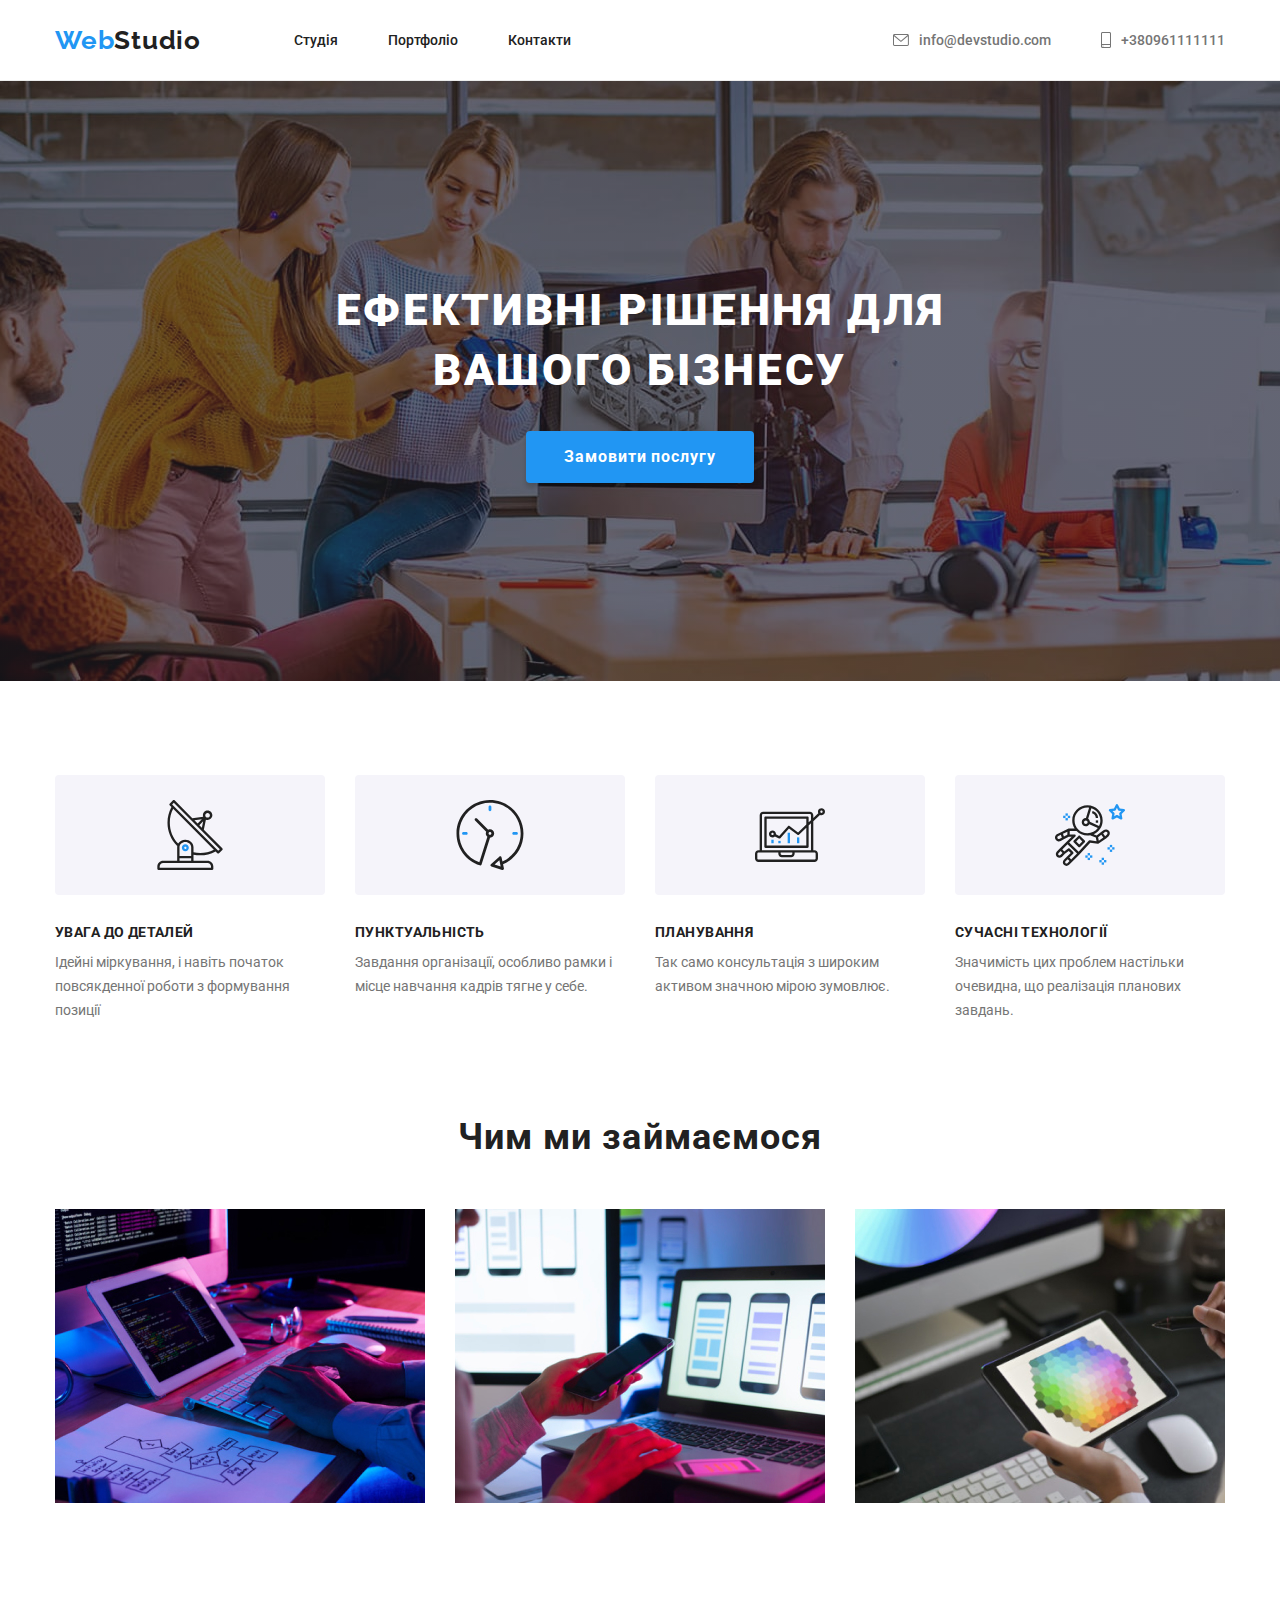
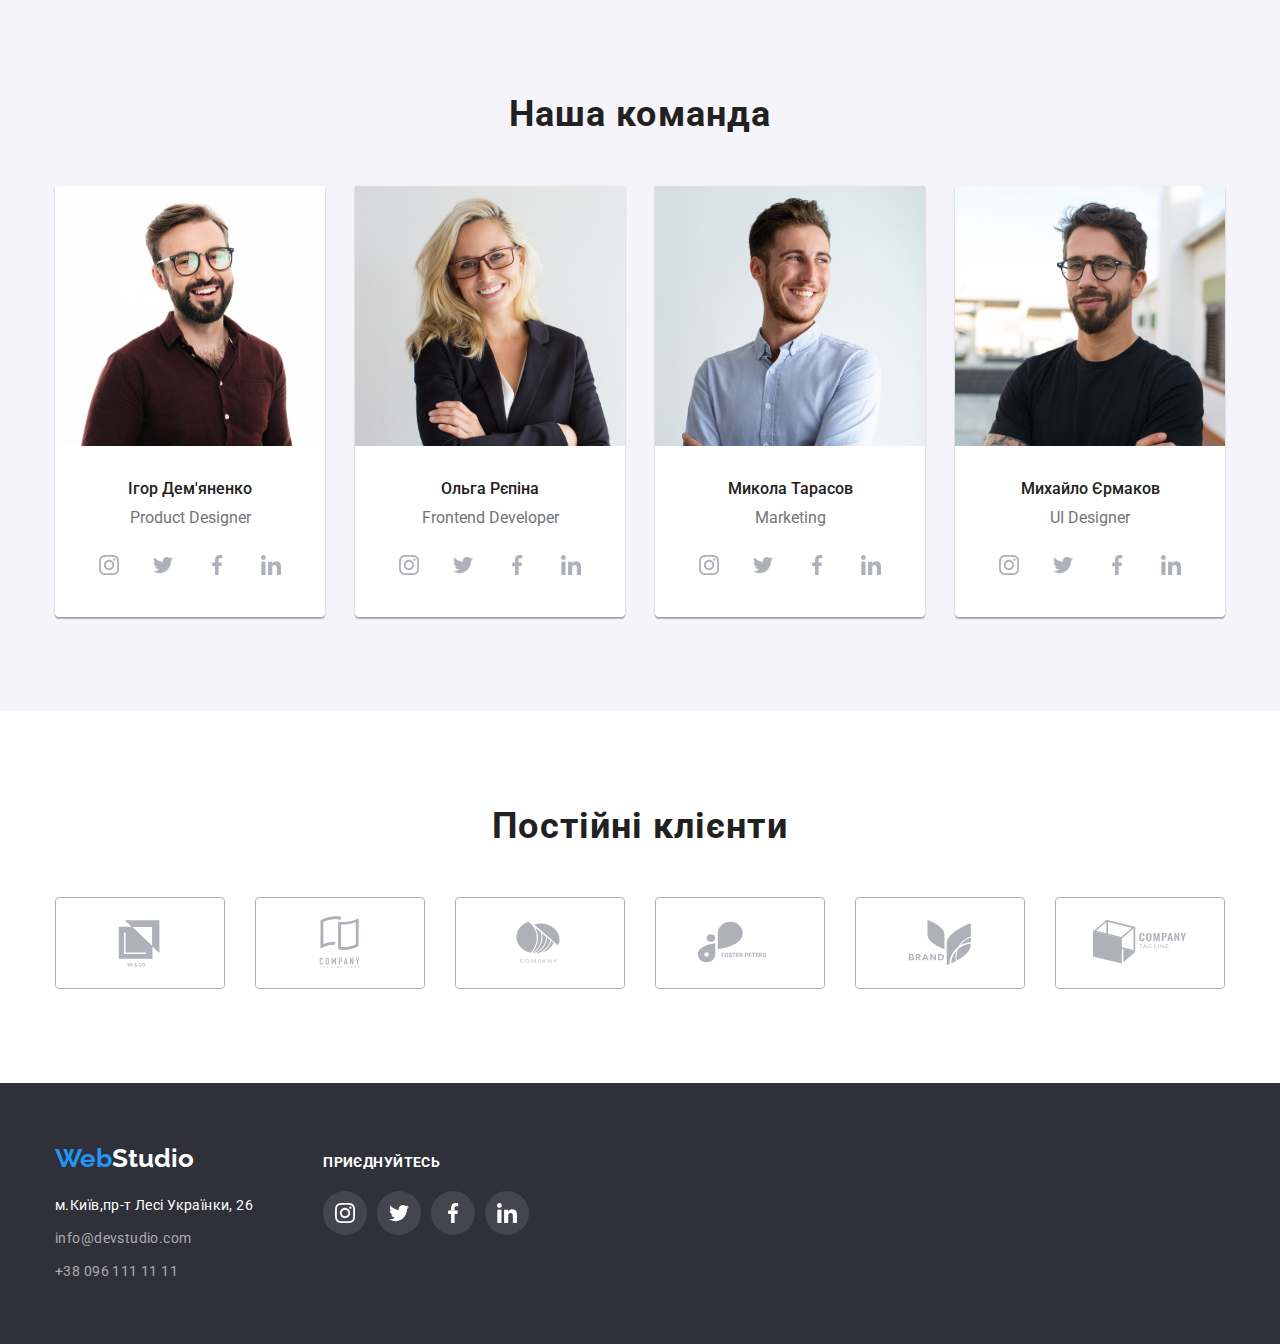
<file: index.html>
<!DOCTYPE html>
<html lang="en">
  <head>
    <meta charset="UTF-8" />
    <meta http-equiv="X-UA-Compatible" content="IE=edge" />
    <meta name="viewport" content="width=device-width, initial-scale=1.0" />
    <title>Studio</title>
    <link
      rel="stylesheet"
      href="https://cdnjs.cloudflare.com/ajax/libs/modern-normalize/1.1.0/modern-normalize.css"
    />
    <link rel="stylesheet" href="css/styles.css" />
    <link rel="preconnect" href="https://fonts.googleapis.com" />
    <link rel="preconnect" href="https://fonts.gstatic.com" crossorigin />
    <link
      href="https://fonts.googleapis.com/css2?family=Raleway:wght@700&family=Roboto:wght@400;500;700;900&display=swap"
      rel="stylesheet"
    />
  </head>
  <body>
    <!--Head of page-->
    <header class="header">
      <div class="container header-container">
        <nav class="navigation-container">
          <a class="logo link" href="">
            <span class="logo-item">Web</span
            ><span class="logo-secound-item">Studio</span>
          </a>
          <ul class="navigation list">
            <li class="navigation-site-item">
              <a class="navigation-site link" href="./index.html">Студія</a>
            </li>
            <li class="navigation-site-item">
              <a class="navigation-site link" href="./porfolio.html"
                >Портфоліо</a
              >
            </li>
            <li class="navigation-site-item">
              <a class="navigation-site link" href="">Контакти</a>
            </li>
          </ul>
        </nav>
        <ul class="navigation-contacts list">
          <li class="contacts-item">
            <a class="contacts link" href="mailto:info@devstudio.com"
              >info@devstudio.com
              <svg class="icon-contacts" width="16" height="12">
                <use href="./images/icons.svg#icon-envelope"></use>
              </svg>
            </a>
          </li>
          <li class="contacts-item">
            <a class="contacts link" href="tel:+380961111111"
              >+380961111111
              <svg class="icon-contacts" width="10" height="16">
                <use href="./images/icons.svg#icon-smartphone"></use>
              </svg>
            </a>
          </li>
        </ul>
      </div>
    </header>
    <!--Main information-->
    <main>
      <!--Hero-->
      <section class="hero">
        <div class="container">
          <h1 class="title-hero">
            Ефективні рішення для <br />
            вашого бізнесу
          </h1>
          <button class="button-hero button-container" type="button">
            <span class="btn-text">Замовити послугу</span>
          </button>
        </div>
      </section>
      <!--About studio text-->
      <section class="section features-container">
        <div class="container">
          <h2 hidden>Особливості</h2>
          <ul class="icon-list-features list">
            <li class="icon-item-features">
              <svg class="icon-features" width="70" height="70">
                <use href="./images/icons.svg#icon-antenna"></use>
              </svg>
            </li>
            <li class="icon-item-features">
              <svg class="icon-features" width="70" height="70">
                <use href="./images/icons.svg#icon-clock"></use>
              </svg>
            </li>
            <li class="icon-item-features">
              <svg class="icon-features" width="70" height="70">
                <use href="./images/icons.svg#icon-diagram"></use>
              </svg>
            </li>
            <li class="icon-item-features">
              <svg class="icon-features" width="70" height="70">
                <use href="./images/icons.svg#icon-astronaut"></use>
              </svg>
            </li>
          </ul>
          <ul class="features list features-list-container">
            <li class="feature-list-item">
              <h3 class="features-title">Увага до деталей</h3>
              <p class="features-text">
                Ідейні міркування, і навіть початок повсякденної роботи з
                формування позиції
              </p>
            </li>
            <li class="feature-list-item">
              <h3 class="features-title">Пунктуальність</h3>
              <p class="features-text">
                Завдання організації, особливо рамки і місце навчання кадрів
                тягне у себе.
              </p>
            </li>
            <li class="feature-list-item">
              <h3 class="features-title">Планування</h3>
              <p class="features-text">
                Так само консультація з широким активом значною мірою зумовлює.
              </p>
            </li>
            <li class="feature-list-item">
              <h3 class="features-title">Сучасні технології</h3>
              <p class="features-text">
                Значимість цих проблем настільки очевидна, що реалізація
                планових завдань.
              </p>
            </li>
          </ul>
        </div>
      </section>
      <!--About studio image-->
      <section class="section">
        <div class="container">
          <h2 class="projects-title">Чим ми займаємося</h2>
          <ul class="projects list list-container">
            <li class="list-item">
              <img
                src="images/img1.jpg"
                alt="Створення коду"
                width="370"
                height="294"
              />
            </li>
            <li class="list-item">
              <img
                src="images/img2.jpg"
                alt="Вибір дизайну"
                width="370"
                height="294"
              />
            </li>
            <li class="list-item">
              <img
                src="images/img3.jpg"
                alt="Вибір кольору"
                width="370"
                height="294"
              />
            </li>
          </ul>
        </div>
      </section>
      <!--Team-->
      <section class="team section">
        <div class="container">
          <h2 class="team-title">Наша команда</h2>
          <ul class="team-list list team-container">
            <li class="team-card">
              <img
                src="images/img4.jpg"
                alt="Ігор Дем'яненко"
                width="270"
                height="260"
              />
              <div class="team-card-text">
                <h3 class="teammate-name">Ігор Дем'яненко</h3>
                <p class="teammate-profession">Product Designer</p>
                <ul class="social list">
                  <li class="social-item link">
                    <a
                      class="social-link"
                      href="https://www.instagram.com/"
                      target="_blank"
                      rel="noopener noreferrer"
                      aria-label="Instagram"
                      ><svg class="social-icon" width="20" height="20">
                        <use
                          href="./images/icons.svg#icon-instagram"
                        ></use></svg
                    ></a>
                  </li>
                  <li class="social-item link">
                    <a
                      class="social-link"
                      href="https://twitter.com/"
                      target="_blank"
                      rel="noopener noreferrer"
                      aria-label="Twitter"
                      ><svg class="social-icon" width="20" height="20">
                        <use href="./images/icons.svg#icon-twitter"></use></svg
                    ></a>
                  </li>
                  <li class="social-item link">
                    <a
                      class="social-link"
                      href="https://www.facebook.com/"
                      target="_blank"
                      rel="noopener noreferrer"
                      aria-label="Facebook"
                      ><svg class="social-icon" width="20" height="20">
                        <use href="./images/icons.svg#icon-facebook"></use></svg
                    ></a>
                  </li>
                  <li class="social-item link">
                    <a
                      class="social-link"
                      href="https://www.linkedin.com/"
                      target="_blank"
                      rel="noopener noreferrer"
                      aria-label="Linkedin"
                      ><svg class="social-icon" width="20" height="20">
                        <use href="./images/icons.svg#icon-linkedin"></use></svg
                    ></a>
                  </li>
                </ul>
              </div>
            </li>
            <li class="team-card">
              <img
                src="images/img5.jpg"
                alt="Ольга Рєпіна"
                width="270"
                height="260"
              />
              <div class="team-card-text">
                <h3 class="teammate-name">Ольга Рєпіна</h3>
                <p class="teammate-profession">Frontend Developer</p>
                <ul class="social list">
                  <li class="social-item link">
                    <a
                      class="social-link"
                      href="https://www.instagram.com/"
                      target="_blank"
                      rel="noopener noreferrer"
                      aria-label="Instagram"
                      ><svg class="social-icon" width="20" height="20">
                        <use
                          href="./images/icons.svg#icon-instagram"
                        ></use></svg
                    ></a>
                  </li>
                  <li class="social-item link">
                    <a
                      class="social-link"
                      href="https://twitter.com/"
                      target="_blank"
                      rel="noopener noreferrer"
                      aria-label="Twitter"
                      ><svg class="social-icon" width="20" height="20">
                        <use href="./images/icons.svg#icon-twitter"></use></svg
                    ></a>
                  </li>
                  <li class="social-item link">
                    <a
                      class="social-link"
                      href="https://www.facebook.com/"
                      target="_blank"
                      rel="noopener noreferrer"
                      aria-label="Facebook"
                      ><svg class="social-icon" width="20" height="20">
                        <use href="./images/icons.svg#icon-facebook"></use></svg
                    ></a>
                  </li>
                  <li class="social-item link">
                    <a
                      class="social-link"
                      href="https://www.linkedin.com/"
                      target="_blank"
                      rel="noopener noreferrer"
                      aria-label="Linkedin"
                      ><svg class="social-icon" width="20" height="20">
                        <use href="./images/icons.svg#icon-linkedin"></use></svg
                    ></a>
                  </li>
                </ul>
              </div>
            </li>
            <li class="team-card">
              <img
                src="images/img6.jpg"
                alt="Микола Тарасов"
                width="270"
                height="260"
              />
              <div class="team-card-text">
                <h3 class="teammate-name">Микола Тарасов</h3>
                <p class="teammate-profession">Marketing</p>
                <ul class="social list">
                  <li class="social-item link">
                    <a
                      class="social-link"
                      href="https://www.instagram.com/"
                      target="_blank"
                      rel="noopener noreferrer"
                      aria-label="Instagram"
                      ><svg class="social-icon" width="20" height="20">
                        <use
                          href="./images/icons.svg#icon-instagram"
                        ></use></svg
                    ></a>
                  </li>
                  <li class="social-item link">
                    <a
                      class="social-link"
                      href="https://twitter.com/"
                      target="_blank"
                      rel="noopener noreferrer"
                      aria-label="Twitter"
                      ><svg class="social-icon" width="20" height="20">
                        <use href="./images/icons.svg#icon-twitter"></use></svg
                    ></a>
                  </li>
                  <li class="social-item link">
                    <a
                      class="social-link"
                      href="https://www.facebook.com/"
                      target="_blank"
                      rel="noopener noreferrer"
                      aria-label="Facebook"
                      ><svg class="social-icon" width="20" height="20">
                        <use href="./images/icons.svg#icon-facebook"></use></svg
                    ></a>
                  </li>
                  <li class="social-item link">
                    <a
                      class="social-link"
                      href="https://www.linkedin.com/"
                      target="_blank"
                      rel="noopener noreferrer"
                      aria-label="Linkedin"
                      ><svg class="social-icon" width="20" height="20">
                        <use href="./images/icons.svg#icon-linkedin"></use></svg
                    ></a>
                  </li>
                </ul>
              </div>
            </li>
            <li class="team-card">
              <img
                src="images/img7.jpg"
                alt="Михайло Єрмаков"
                width="270"
                height="260"
              />
              <div class="team-card-text">
                <h3 class="teammate-name">Михайло Єрмаков</h3>
                <p class="teammate-profession">UI Designer</p>
                <ul class="social list">
                  <li class="social-item link">
                    <a
                      class="social-link"
                      href="https://www.instagram.com/"
                      target="_blank"
                      rel="noopener noreferrer"
                      aria-label="Instagram"
                      ><svg class="social-icon" width="20" height="20">
                        <use
                          href="./images/icons.svg#icon-instagram"
                        ></use></svg
                    ></a>
                  </li>
                  <li class="social-item link">
                    <a
                      class="social-link"
                      href="https://twitter.com/"
                      target="_blank"
                      rel="noopener noreferrer"
                      aria-label="Twitter"
                      ><svg class="social-icon" width="20" height="20">
                        <use href="./images/icons.svg#icon-twitter"></use></svg
                    ></a>
                  </li>
                  <li class="social-item link">
                    <a
                      class="social-link"
                      href="https://www.facebook.com/"
                      target="_blank"
                      rel="noopener noreferrer"
                      aria-label="Facebook"
                      ><svg class="social-icon" width="20" height="20">
                        <use href="./images/icons.svg#icon-facebook"></use></svg
                    ></a>
                  </li>
                  <li class="social-item link">
                    <a
                      class="social-link"
                      href="https://www.linkedin.com/"
                      target="_blank"
                      rel="noopener noreferrer"
                      aria-label="Linkedin"
                      ><svg class="social-icon" width="20" height="20">
                        <use href="./images/icons.svg#icon-linkedin"></use></svg
                    ></a>
                  </li>
                </ul>
              </div>
            </li>
          </ul>
        </div>
      </section>
      <!-- Customers -->
      <section class="customers section">
        <div class="container">
          <h2 class="customers-title">Постійні клієнти</h2>
          <ul class="customers-list list">
            <li class="customers-item">
              <a
                class="customers-link link"
                href=""
                target="_blank"
                rel="noopener noreferrer"
                ><svg class="customer-icon" width="106" height="60">
                  <use href="./images/icons.svg#icon-customers"></use></svg
              ></a>
            </li>
            <li class="customers-item">
              <a
                class="customers-link link"
                href=""
                target="_blank"
                rel="noopener noreferrer"
                ><svg class="customer-icon" width="106" height="60">
                  <use href="./images/icons.svg#icon-customers1"></use></svg
              ></a>
            </li>
            <li class="customers-item">
              <a
                class="customers-link link"
                href=""
                target="_blank"
                rel="noopener noreferrer"
                ><svg class="customer-icon" width="106" height="60">
                  <use href="./images/icons.svg#icon-customers2"></use></svg
              ></a>
            </li>
            <li class="customers-item">
              <a
                class="customers-link link"
                href=""
                target="_blank"
                rel="noopener noreferrer"
                ><svg class="customer-icon" width="106" height="60">
                  <use href="./images/icons.svg#icon-customers3"></use></svg
              ></a>
            </li>
            <li class="customers-item">
              <a
                class="customers-link link"
                href=""
                target="_blank"
                rel="noopener noreferrer"
                ><svg class="customer-icon" width="106" height="60">
                  <use href="./images/icons.svg#icon-customers4"></use></svg
              ></a>
            </li>
            <li class="customers-item">
              <a
                class="customers-link link"
                href=""
                target="_blank"
                rel="noopener noreferrer"
                ><svg class="customer-icon" width="106" height="60">
                  <use href="./images/icons.svg#icon-customers5"></use></svg
              ></a>
            </li>
          </ul>
        </div>
      </section>
    </main>
    <!--Bottom-->
    <footer class="basement">
      <div class="footer-content container">
        <div class="webstudio">
          <a class="logo-basement link" href="">
            <span class="logo-item">Web</span
            ><span class="logo-secound-item">Studio</span>
          </a>
          <address class="address">
            <ul class="adress-list list">
              <li class="adress-list-item">
                <a
                  class="adress-item-maps link"
                  href="https://goo.gl/maps/1EoW3k787x4Ua1YE9"
                  target="_blank"
                  rel="noopener noreferrer nofollower"
                  >м.Київ,пр-т Лесі Українки, 26</a
                >
              </li>
              <li class="adress-list-item">
                <a class="adress-item link" href="mailto:info@devstudio.com"
                  >info@devstudio.com</a
                >
              </li>
              <li class="adress-list-item">
                <a class="adress-item link" href="tel:+380961111111"
                  >+38 096 111 11 11</a
                >
              </li>
            </ul>
          </address>
        </div>
        <div class="footer-join-social">
          <h2 class="footer-join-title">Приєднуйтесь</h2>
          <ul class="footer-social list">
            <li class="footer-social-item">
              <a
                class="footer-social-link link"
                href="https://www.instagram.com/"
                target="_blank"
                rel="noopener noreferrer"
                aria-label="Instagram"
              >
                <svg class="icon-footer" width="20" height="20">
                  <use href="./images/icons.svg#icon-instagram"></use>
                </svg>
              </a>
            </li>
            <li class="footer-social-item">
              <a
                class="footer-social-link link"
                href="https://twitter.com/"
                target="_blank"
                rel="noopener noreferrer"
                aria-label="Twitter"
              >
                <svg class="icon-footer" width="20" height="20">
                  <use href="./images/icons.svg#icon-twitter"></use>
                </svg>
              </a>
            </li>
            <li class="footer-social-item">
              <a
                class="footer-social-link link"
                href="https://www.facebook.com/"
                target="_blank"
                rel="noopener noreferrer"
                aria-label="Facebook"
              >
                <svg class="icon-footer" width="20" height="20">
                  <use href="./images/icons.svg#icon-facebook"></use>
                </svg>
              </a>
            </li>
            <li class="footer-social-item">
              <a
                class="footer-social-link link"
                href="https://www.linkedin.com/"
                target="_blank"
                rel="noopener noreferrer"
                aria-label="Linkedin"
              >
                <svg class="icon-footer" width="20" height="20">
                  <use href="./images/icons.svg#icon-linkedin"></use>
                </svg>
              </a>
            </li>
          </ul>
        </div>
      </div>
    </footer>
  </body>
</html>
</file>
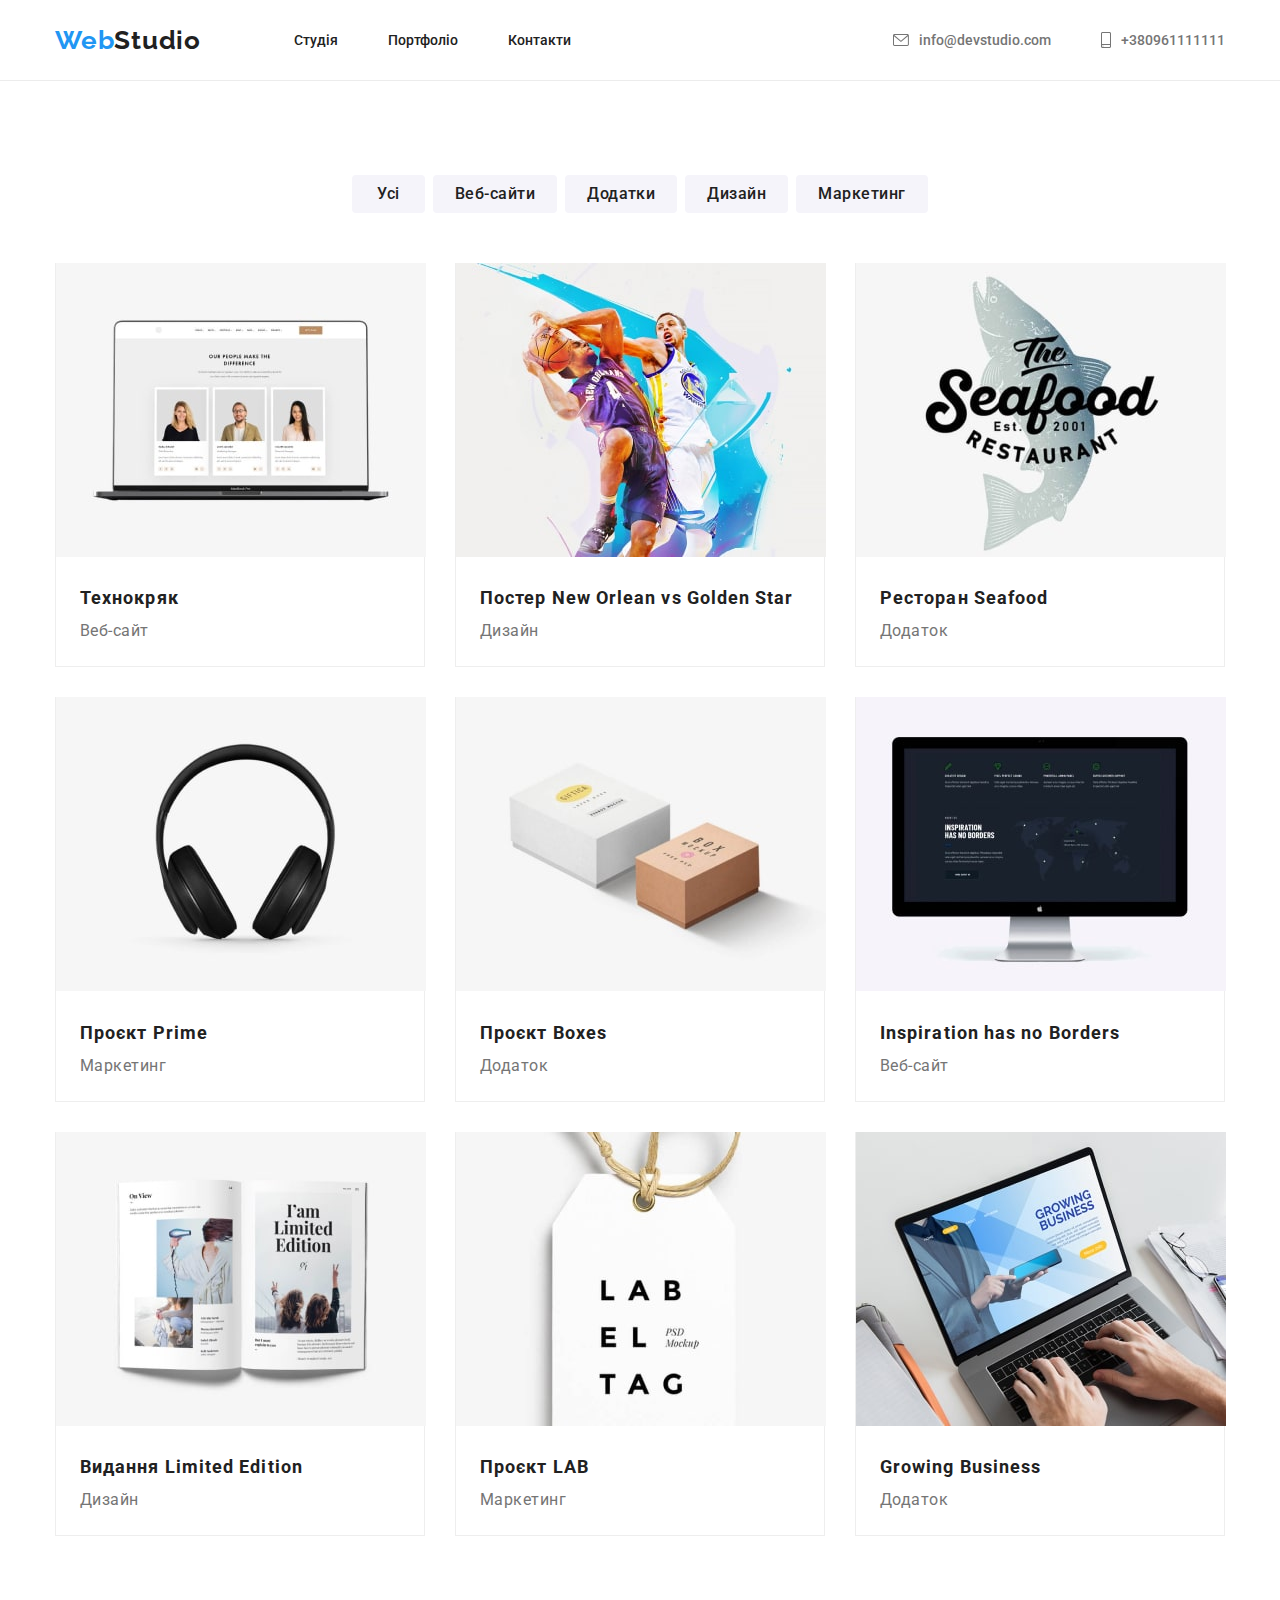
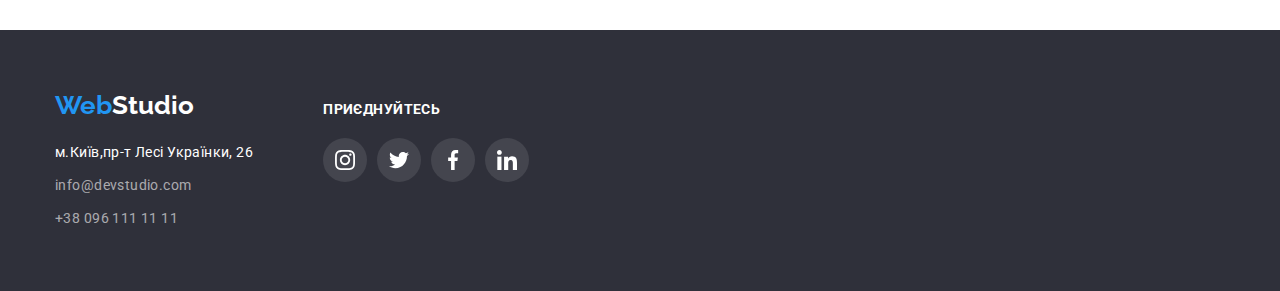
<file: porfolio.html>
<!DOCTYPE html>
<html lang="en">
  <head>
    <meta charset="UTF-8" />
    <meta http-equiv="X-UA-Compatible" content="IE=edge" />
    <meta name="viewport" content="width=device-width, initial-scale=1.0" />
    <title>Portfolio</title>
    <link
      rel="stylesheet"
      href="https://cdnjs.cloudflare.com/ajax/libs/modern-normalize/1.1.0/modern-normalize.css"
    />
    <link rel="stylesheet" href="css/styles.css" />
    <link rel="preconnect" href="https://fonts.googleapis.com" />
    <link rel="preconnect" href="https://fonts.gstatic.com" crossorigin />
    <link
      href="https://fonts.googleapis.com/css2?family=Raleway:wght@700&family=Roboto:wght@400;500;700;900&display=swap"
      rel="stylesheet"
    />
  </head>
  <body>
    <header class="header">
      <div class="container header-container">
        <nav class="navigation-container">
          <a class="logo link" href="">
            <span class="logo-item">Web</span
            ><span class="logo-secound-item">Studio</span>
          </a>
          <ul class="navigation list">
            <li class="navigation-site-item">
              <a class="navigation-site link" href="./index.html">Студія</a>
            </li>
            <li class="navigation-site-item">
              <a class="navigation-site link" href="./porfolio.html"
                >Портфоліо</a
              >
            </li>
            <li class="navigation-site-item">
              <a class="navigation-site link" href="">Контакти</a>
            </li>
          </ul>
        </nav>
        <ul class="navigation-contacts list">
          <li class="contacts-item">
            <a class="contacts link" href="mailto:info@devstudio.com"
              >info@devstudio.com
              <svg class="icon-contacts" width="16" height="12">
                <use href="./images/icons.svg#icon-envelope"></use>
              </svg>
            </a>
          </li>
          <li class="contacts-item">
            <a class="contacts link" href="tel:+380961111111"
              >+380961111111
              <svg class="icon-contacts" width="10" height="16">
                <use href="./images/icons.svg#icon-smartphone"></use>
              </svg>
            </a>
          </li>
        </ul>
      </div>
    </header>
    <!--Hero-->
    <main>
      <section class="section">
        <div class="container">
          <h2 hidden>Фільтри</h2>
          <ul class="filters list filters-container">
            <li class="filters-list-item">
              <button class="filters-button-one" type="button">Усі</button>
            </li>
            <li class="filters-list-item">
              <button class="filters-button" type="button">Веб-сайти</button>
            </li>
            <li class="filters-list-item">
              <button class="filters-button" type="button">Додатки</button>
            </li>
            <li class="filters-list-item">
              <button class="filters-button" type="button">Дизайн</button>
            </li>
            <li class="filters-list-item">
              <button class="filters-button" type="button">Маркетинг</button>
            </li>
          </ul>
          <h2 hidden>Приклади робіт</h2>
          <ul class="portfolio list">
            <li class="porfolio-item">
              <img
                src="images/porfolio1.jpg"
                alt="Веб-сайт"
                width="370"
                height="294"
              />
              <div class="text-container">
                <h3 class="portolio-title">Технокряк</h3>
                <p class="porfolio-text">Веб-сайт</p>
              </div>
            </li>
            <li class="porfolio-item">
              <img
                src="images/porfolio2.jpg"
                alt="Дизайн"
                width="370"
                height="294"
              />
              <div class="text-container">
                <h3 class="portolio-title">Постер New Orlean vs Golden Star</h3>
                <p class="porfolio-text">Дизайн</p>
              </div>
            </li>
            <li class="porfolio-item">
              <img
                src="images/porfolio3.jpg"
                alt="Додаток"
                width="370"
                height="294"
              />
              <div class="text-container">
                <h3 class="portolio-title">Ресторан Seafood</h3>
                <p class="porfolio-text">Додаток</p>
              </div>
            </li>
            <li class="porfolio-item">
              <img
                src="images/porfolio4.jpg"
                alt="Маркетинг"
                width="370"
                height="294"
              />
              <div class="text-container">
                <h3 class="portolio-title">Проєкт Prime</h3>
                <p class="porfolio-text">Маркетинг</p>
              </div>
            </li>
            <li class="porfolio-item">
              <img
                src="images/porfolio5.jpg"
                alt="Додаток"
                width="370"
                height="294"
              />
              <div class="text-container">
                <h3 class="portolio-title">Проєкт Boxes</h3>
                <p class="porfolio-text">Додаток</p>
              </div>
            </li>
            <li class="porfolio-item">
              <img
                src="images/porfolio6.jpg"
                alt="Веб-сайт"
                width="370"
                height="294"
              />
              <div class="text-container">
                <h3 class="portolio-title">Inspiration has no Borders</h3>
                <p class="porfolio-text">Веб-сайт</p>
              </div>
            </li>
            <li class="porfolio-item">
              <img
                src="images/porfolio7.jpg"
                alt="Дизайн"
                width="370"
                height="294"
              />
              <div class="text-container">
                <h3 class="portolio-title">Видання Limited Edition</h3>
                <p class="porfolio-text">Дизайн</p>
              </div>
            </li>
            <li class="porfolio-item">
              <img
                src="images/porfolio8.jpg"
                alt="Маркетинг"
                width="370"
                height="294"
              />
              <div class="text-container">
                <h3 class="portolio-title">Проєкт LAB</h3>
                <p class="porfolio-text">Маркетинг</p>
              </div>
            </li>
            <li class="porfolio-item">
              <img
                src="images/porfolio9.jpg"
                alt="Додаток"
                width="370"
                height="294"
              />
              <div class="text-container">
                <h3 class="portolio-title">Growing Business</h3>
                <p class="porfolio-text">Додаток</p>
              </div>
            </li>
          </ul>
        </div>
      </section>
    </main>
    <!--Bottom-->
    <footer class="basement">
      <div class="footer-content container">
        <div class="webstudio">
          <a class="logo-basement link" href="">
            <span class="logo-item">Web</span
            ><span class="logo-secound-item">Studio</span>
          </a>
          <address class="address">
            <ul class="adress-list list">
              <li class="adress-list-item">
                <a
                  class="adress-item-maps link"
                  href="https://goo.gl/maps/1EoW3k787x4Ua1YE9"
                  target="_blank"
                  rel="noopener noreferrer nofollower"
                  >м.Київ,пр-т Лесі Українки, 26</a
                >
              </li>
              <li class="adress-list-item">
                <a class="adress-item link" href="mailto:info@devstudio.com"
                  >info@devstudio.com</a
                >
              </li>
              <li class="adress-list-item">
                <a class="adress-item link" href="tel:+380961111111"
                  >+38 096 111 11 11</a
                >
              </li>
            </ul>
          </address>
        </div>
        <div class="footer-join-social">
          <h2 class="footer-join-title">Приєднуйтесь</h2>
          <ul class="footer-social list">
            <li class="footer-social-item">
              <a
                class="footer-social-link link"
                href="https://www.instagram.com/"
                target="_blank"
                rel="noopener noreferrer"
                aria-label="Instagram"
              >
                <svg class="icon-footer" width="20" height="20">
                  <use href="./images/icons.svg#icon-instagram"></use>
                </svg>
              </a>
            </li>
            <li class="footer-social-item">
              <a
                class="footer-social-link link"
                href="https://twitter.com/"
                target="_blank"
                rel="noopener noreferrer"
                aria-label="Twitter"
              >
                <svg class="icon-footer" width="20" height="20">
                  <use href="./images/icons.svg#icon-twitter"></use>
                </svg>
              </a>
            </li>
            <li class="footer-social-item">
              <a
                class="footer-social-link link"
                href="https://www.facebook.com/"
                target="_blank"
                rel="noopener noreferrer"
                aria-label="Facebook"
              >
                <svg class="icon-footer" width="20" height="20">
                  <use href="./images/icons.svg#icon-facebook"></use>
                </svg>
              </a>
            </li>
            <li class="footer-social-item">
              <a
                class="footer-social-link link"
                href="https://www.linkedin.com/"
                target="_blank"
                rel="noopener noreferrer"
                aria-label="Linkedin"
              >
                <svg class="icon-footer" width="20" height="20">
                  <use href="./images/icons.svg#icon-linkedin"></use>
                </svg>
              </a>
            </li>
          </ul>
        </div>
      </div>
    </footer>
  </body>
</html>
</file>
<file: css/styles.css>
/* другорядний колір тексту #757575 
/* основний колір тексту #212121 
/* білий колір #FFFFFF 
/* акцент #2196F3 
/* колір контактів у футері rgba(255, 255, 255, 0.6);
/* колір фону #FFFFFF */
/* другорядний колір фону #2F303A */
/* третій колір фону  #F5F4FA*/
:root {
  --primary-text-color: #212121;
  --secound-text-collor: #757575;
  --accent: #2196f3;
  --main-background-color: #ffffff;
  --secound-background-color: #2f303a;
  --footer-color-contacts: rgba(255, 255, 255, 0.6);
  --third-color-hero: #ffffff;
  --third-background-color: #f5f4fa;
  --icons-color: #afb1b8;
}
body {
  background-color: var(--main-background-color);
  color: var(--primary-text-color);
  font-family: "Roboto", "Raleway", sans-serif;
  font-size: 14px;
}
/* Стандартні речі */
h1,
h2,
h3,
h4,
h5,
h6,
p,
ul {
  margin: 0;
  padding: 0;
}
.link {
  text-decoration: none;
}
.list {
  list-style-type: none;
}
.container {
  width: 1200px;
  margin-left: auto;
  margin-right: auto;
  padding-right: 15px;
  padding-left: 15px;
}
.section {
  padding-top: 94px;
  padding-bottom: 94px;
}
/* ХЕДЕР */
/* Лого у хедері */
.header {
  border: 1px solid #ececec;
  border-top: none;
  border-right: none;
  border-left: none;
}
.header-container {
  display: flex;
  align-items: center;
}
.logo {
  font-family: "Raleway";
  font-weight: 700;
  font-size: 26px;
  line-height: 1.19;
  letter-spacing: 0.03em;
}
.logo {
  margin-right: 93px;
}
.logo-item {
  color: var(--accent);
}
.logo-secound-item {
  color: var(--primary-text-color);
}
/* Кнопки навігації */
.navigation {
  display: flex;
}
.navigation-container {
  display: flex;
  align-items: center;
}
.navigation-site {
  color: var(--primary-text-color);
  font-weight: 500;
  line-height: 1.14;
  padding-top: 32px;
  padding-bottom: 32px;
}

.navigation-site-item:not(:last-child) {
  margin-right: 50px;
}
.navigation-site:hover,
.navigation-site:focus {
  color: var(--accent);
}

.navigation-contacts {
  display: flex;
  margin-left: auto;
}
.icon-contacts {
  fill: currentColor;
  margin-right: 10px;
}
.icon-contacts:hover,
.icon-contacts:focus {
  fill: var(--accent);
}

.contacts {
  color: var(--secound-text-collor);
  display: flex;
  flex-direction: row-reverse;
  align-items: center;
  font-weight: 500;
  line-height: 1.17;
}
.contacts-item {
  padding-top: 32px;
  padding-bottom: 32px;
}
.contacts-item:not(:last-child) {
  margin-right: 50px;
}
.contacts:hover,
.contacts:focus {
  color: var(--accent);
}
/* Баннер */
.hero {
  background-color: var(--secound-background-color);
  max-width: 1600px;
  max-height: 600px;
  margin-left: auto;
  margin-right: auto;
  background-image: linear-gradient(
      to right,
      rgba(47, 48, 58, 0.4),
      rgba(47, 48, 58, 0.4)
    ),
    url(../images/backgroundhero.jpg);
  background-repeat: no-repeat;
  background-position: center;
  background-size: cover;
  padding-top: 200px;
  padding-bottom: 200px;
}

.title-hero {
  color: var(--third-color-hero);
  font-weight: 900;
  font-size: 44px;
  line-height: 1.36;
  text-align: center;
  letter-spacing: 0.06em;
  text-transform: uppercase;
}
.title-hero {
  margin-bottom: 30px;
}
.button-container {
  display: block;
  margin: auto;
}
.button-hero {
  cursor: pointer;
  background-color: var(--accent);
  color: var(--third-color-hero);
  font-family: inherit;
  font-weight: 700;
  font-size: 16px;
  line-height: 1.88;
  display: flex;
  align-items: center;
  text-align: center;
  letter-spacing: 0.06em;
  box-shadow: 0px 4px 4px rgba(0, 0, 0, 0.15);
  border-radius: 4px;
  border-top: 0;
  border-right: 0;
  border-bottom: 0;
  border-left: 0;
}
.button-hero:hover,
.button-hero:focus {
  background-color: #188ce8;
}
.btn-text {
  padding: 10px 32px;
}
/* Особливості */
.features-container {
  padding-bottom: 0;
}
.features-list-container {
  display: flex;
}
.icon-list-features {
  display: flex;
  justify-content: center;
  align-items: center;
  gap: 30px;
}
.icon-item-features {
  display: flex;
  justify-content: center;
  align-items: center;
  background-color: var(--third-background-color);
  width: 270px;
  height: 120px;
  margin-bottom: 30px;
  border-radius: 4px;
}

.feature-list-item {
  width: 270px;
}
.feature-list-item:not(:last-child) {
  margin-right: 30px;
}
.features-title {
  font-size: 14px;
  font-weight: 700;
  line-height: 1.14;
  letter-spacing: 0.03em;
  text-transform: uppercase;
  margin-bottom: 10px;
}
.features-text {
  color: var(--secound-text-collor);
  line-height: 1.71;
}
/* Проекти */
.projects-title {
  font-weight: 700;
  font-size: 36px;
  line-height: 1.16;
  text-align: center;
  letter-spacing: 0.03em;
  margin-bottom: 50px;
}
.list-container {
  display: flex;
}
.list-item:not(:last-child) {
  margin-right: 30px;
}
/* Команда */
.team {
  background-color: var(--third-background-color);
}
.team-title {
  font-weight: 700;
  font-size: 36px;
  line-height: 1.16;
  text-align: center;
  letter-spacing: 0.03em;
  margin-bottom: 50px;
}
.teammate-name {
  font-weight: 500;
  font-size: 16px;
  line-height: 1.19;
  text-align: center;

  margin-bottom: 10px;
}
.teammate-profession {
  color: var(--secound-text-collor);
  font-size: 16px;
  line-height: 1.19;
  text-align: center;
  margin-bottom: 16px;
}
.team-container {
  display: flex;
}
.team-card {
  box-shadow: 0px 1px 3px rgba(0, 0, 0, 0.12), 0px 1px 1px rgba(0, 0, 0, 0.14),
    0px 2px 1px rgba(0, 0, 0, 0.2);
  border-radius: 0px 0px 4px 4px;
  background-color: var(--main-background-color);
}
.team-card:not(:last-child) {
  margin-right: 30px;
}
.team-card-text {
  padding-top: 30px;
  padding-bottom: 30px;
}
.social {
  display: flex;
  justify-content: center;
  align-items: center;
  gap: 10px;
}
.social-link {
  display: flex;
  justify-content: center;
  align-items: center;
  width: 44px;
  height: 44px;
  border-radius: 50%;
  background-color: var(--main-background-color);
  color: var(--icons-color);
}

.social-link:hover,
.social-link:focus {
  background-color: var(--accent);
}
.social-link:hover .social-icon,
.social-link:focus .social-icon {
  fill: var(--main-background-color);
}
.social-icon {
  fill: currentColor;
}
/* Клієнти */
.customers-title {
  font-weight: 700;
  font-size: 36px;
  line-height: 1.17;
  text-align: center;
  letter-spacing: 0.03em;
  margin-bottom: 50px;
}
.customers-list {
  display: flex;
  justify-content: center;
  align-items: center;
  gap: 30px;
}

.customers-link {
  display: flex;
  justify-content: center;
  align-items: center;
  width: 170px;
  height: 92px;
  border: 1px solid #afb1b8;
  border-radius: 4px;
}
.customer-icon {
  fill: var(--icons-color);
}
.customers-link:hover,
.customers-link:focus {
  border-color: var(--accent);
}
.customers-link:hover .customer-icon,
.customers-link:focus .customer-icon {
  fill: var(--accent);
}
/* Футер */
.basement {
  background-color: var(--secound-background-color);
}

.logo-basement {
  font-family: "Raleway";
  font-weight: 700;
  font-size: 26px;
  line-height: 1.19;
}
.address {
  font-style: normal;
  padding-top: 20px;
}
.basement .logo-secound-item {
  color: var(--third-color-hero);
}
.adress-item-maps {
  color: var(--third-color-hero);
  font-style: normal;
  line-height: 1.71;
  letter-spacing: 0.03em;
}
.adress-list-item:not(:last-child) {
  margin-bottom: 9px;
}
.adress-item {
  color: var(--footer-color-contacts);
  line-height: 1.71;
  letter-spacing: 0.03em;
}
.adress-item-maps:hover,
.adress-item-maps:focus,
.adress-item:hover,
.adress-item:focus {
  color: var(--accent);
}
.footer-content {
  display: flex;
}
.webstudio {
  padding-top: 60px;
  padding-bottom: 60px;
  margin-right: 70px;
}
.footer-join-social {
  padding-top: 72px;
}
.footer-social {
  display: flex;
  justify-content: center;
  align-items: center;
  gap: 10px;
}
.footer-join-title {
  font-weight: 700;
  font-size: 14px;
  line-height: 1.14;
  letter-spacing: 0.03em;
  color: var(--main-background-color);
  text-transform: uppercase;
  margin-bottom: 20px;
}

.footer-social-link {
  display: flex;
  justify-content: center;
  align-items: center;
  width: 44px;
  height: 44px;
  border-radius: 50%;
  background-color: rgba(255, 255, 255, 0.1);
}
.footer-social-link:hover,
.footer-social-link:focus {
  background-color: var(--accent);
}
.icon-footer {
  fill: var(--main-background-color);
}
/* Портфоліо */
.filters-container {
  display: flex;
  justify-content: center;
  margin-bottom: 50px;
}
.filters-button {
  background-color: var(--third-background-color);
  font-family: inherit;
  font-weight: 500;
  font-size: 16px;
  line-height: 1.62;
  text-align: center;
  letter-spacing: 0.03em;
  cursor: pointer;
  color: var(--primary-text-color);
  border-radius: 4px;
  border: none;
  padding: 6px 22px;
}
.filters-button-one {
  background-color: var(--third-background-color);
  font-family: inherit;
  font-weight: 500;
  font-size: 16px;
  line-height: 1.62;
  text-align: center;
  letter-spacing: 0.03em;
  cursor: pointer;
  color: var(--primary-text-color);
  border-radius: 4px;
  border: none;
  padding: 6px 25px;
}
.filters-button-one:hover,
.filters-button-one:focus {
  background-color: var(--accent);
  color: var(--third-color-hero);
  box-shadow: 0px 3px 1px rgba(0, 0, 0, 0.1), 0px 1px 2px rgba(0, 0, 0, 0.08),
    0px 2px 2px rgba(0, 0, 0, 0.12);
}
.filters-button:hover,
.filters-button:focus {
  background-color: var(--accent);
  color: var(--third-color-hero);
  box-shadow: 0px 3px 1px rgba(0, 0, 0, 0.1), 0px 1px 2px rgba(0, 0, 0, 0.08),
    0px 2px 2px rgba(0, 0, 0, 0.12);
}
.filters-list-item:not(:last-child) {
  margin-right: 8px;
}
.portfolio {
  display: flex;
  flex-wrap: wrap;
}
.porfolio-item {
  width: 370px;
  margin-right: 30px;
  border: 1px solid #eeeeee;
  border-top: none;
}
.porfolio-item:nth-child(3n) {
  margin-right: 0;
}
.porfolio-item:nth-child(n + 4) {
  margin-top: 30px;
}
.porfolio-item:hover,
.porfolio-item:focus {
  box-shadow: 0px 1px 1px rgba(0, 0, 0, 0.12), 0px 4px 4px rgba(0, 0, 0, 0.06),
    1px 4px 6px rgba(0, 0, 0, 0.16);
}
.text-container {
  padding: 20px 24px;
}
.portolio-title {
  font-weight: 700;
  font-size: 18px;
  line-height: 2;
  letter-spacing: 0.06em;
}
.porfolio-text {
  color: var(--secound-text-collor);
  font-size: 16px;
  line-height: 1.88;
  letter-spacing: 0.03em;
}
</file>
